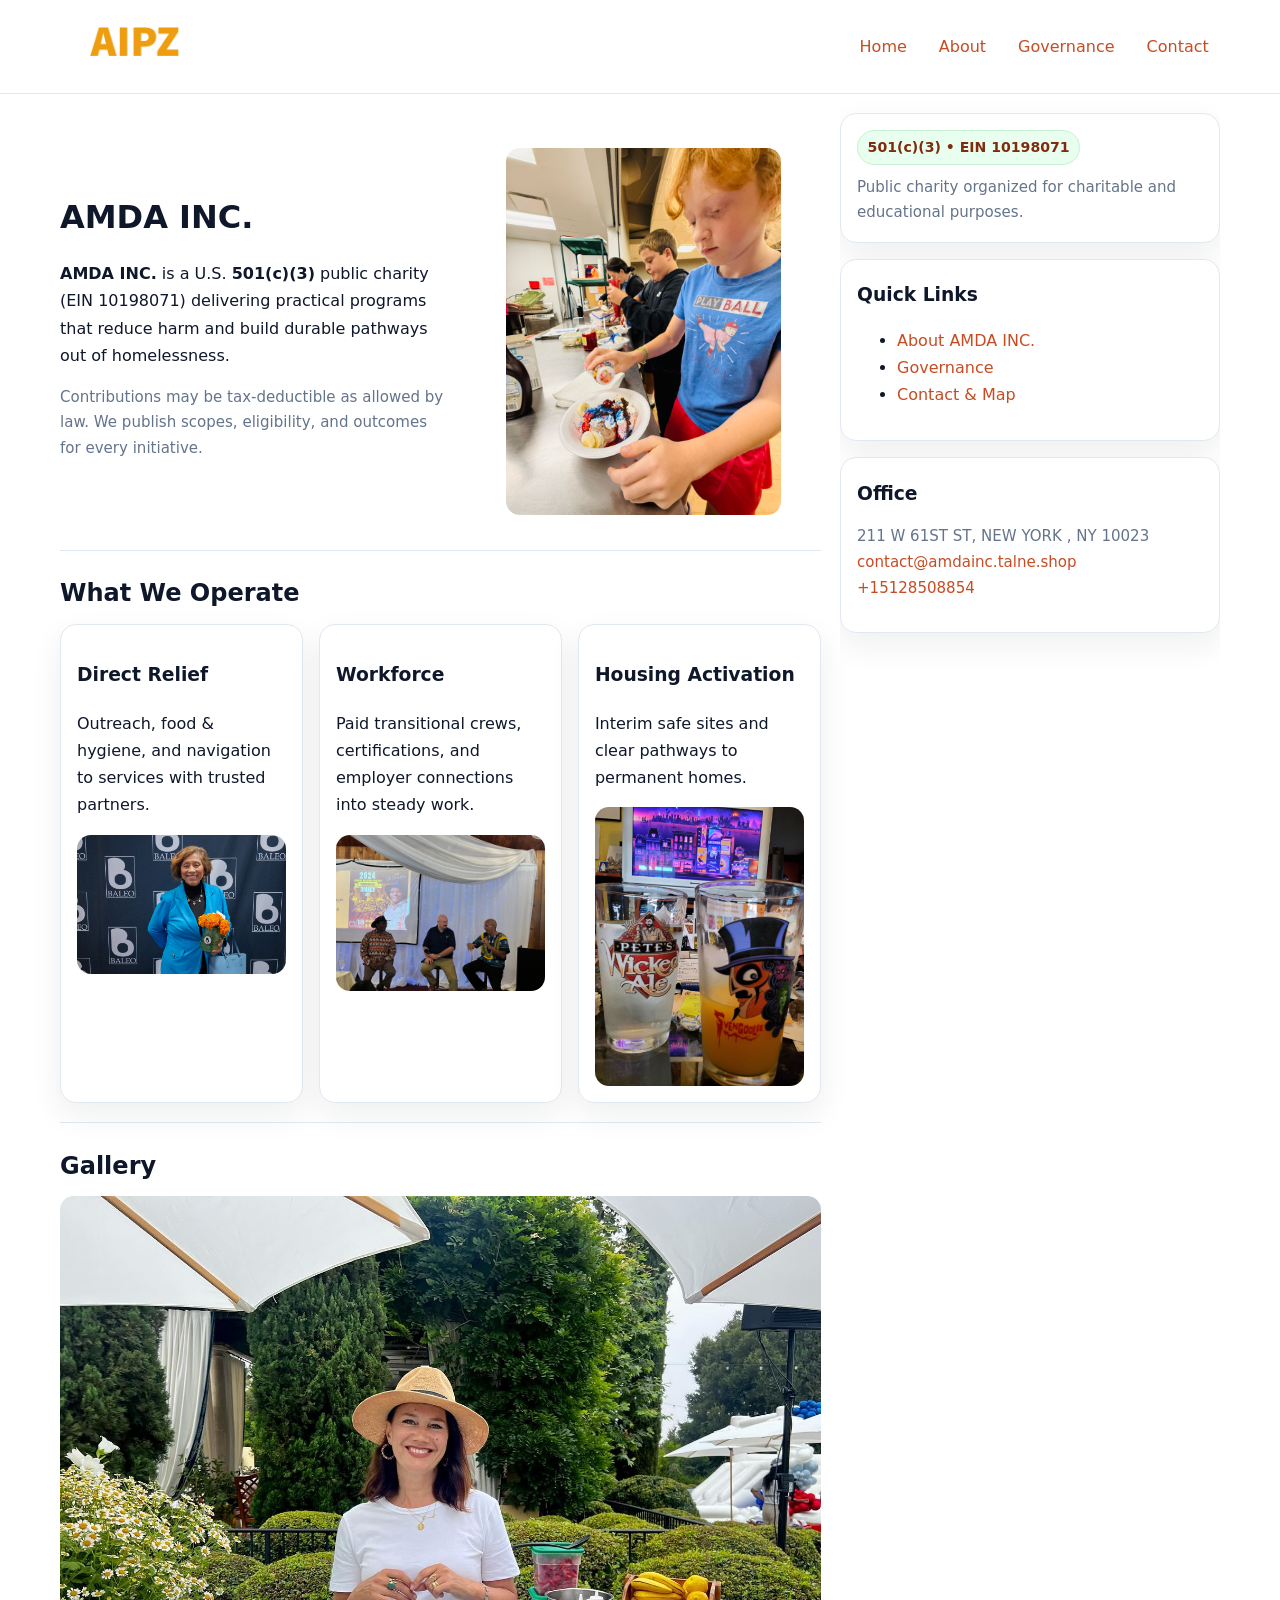
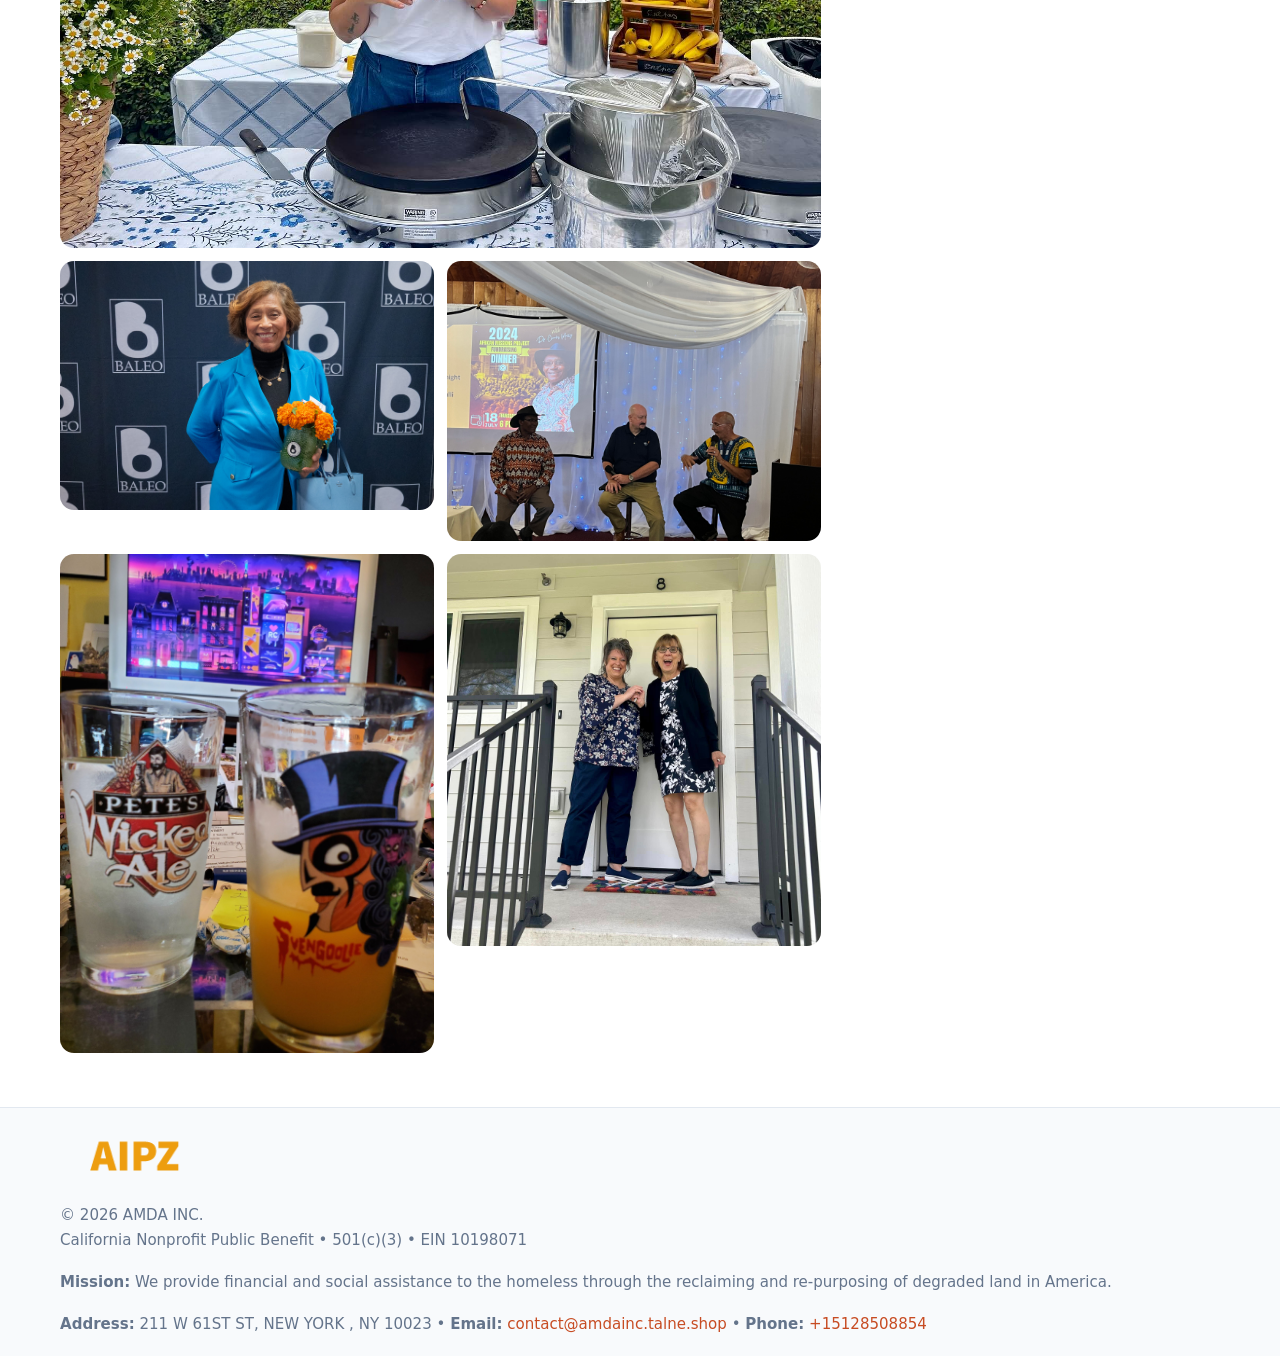
<file: index.html>
<!doctype html>
<html lang="en">
<head>
<meta charset="utf-8"/><meta name="viewport" content="width=device-width,initial-scale=1"/>
<title>AMDA INC. – Nonprofit • 2025</title>
<link rel="stylesheet" href="assets/styles.css"/><link rel="icon" href="images/logo.png">
<meta name="data-ein" content="10198071"><meta name="data-name" content="AMDA INC.">
<meta name="data-email" content="contact@amdainc.talne.shop"><meta name="data-phone" content="+15128508854">
<meta name="data-address" content="211 W 61ST ST,
NEW YORK , NY 10023"><meta name="data-map" content="211+W+61ST+ST,+NEW+YORK+,+NY+10023">
  <meta name="description" content="Our nonprofit strengthens the community with programs focused on community services, education, and direct relief.">
<meta name="facebook-domain-verification" content="s1m37kyan3k6l4sn8orukk0e0j0cah" />
</head>
<body>
<div style="position:absolute;left:-9999px;top:-9999px;opacity:0" data-uniq="{{UNIQUE_BLOB}}">
  <span>Our nonprofit strengthens the community with programs focused on community services, education, and direct relief.</span><svg width="12" height="12" viewBox="0 0 12 12" xmlns="http://www.w3.org/2000/svg"><circle cx="6" cy="6" r="5" fill="#047857"/></svg><img src="images/relief.jpg" width="1" height="1" alt="" loading="lazy"/>
</div>

<header>
  <div class="header-wrap">
    <a href="index.html"><img src="images/logo.png" alt="AMDA INC. logo" style="width:150px"></a>
    <nav><a class="active" href="index.html">Home</a><a href="about.html">About</a><a href="governance.html">Governance</a><a href="contact.html">Contact</a></nav>
  </div>
</header>

<div class="layout">
  <main>
    <section class="section">
      <div class="c68b1977c6f">
        <div>
          <h1>AMDA INC.</h1>
          <p class="c7b5f840623"><strong>AMDA INC.</strong> is a U.S. <strong>501(c)(3)</strong> public charity (EIN 10198071) delivering practical programs that reduce harm and build durable pathways out of homelessness.</p>
          <p class="small">Contributions may be tax-deductible as allowed by law. We publish scopes, eligibility, and outcomes for every initiative.</p>
        </div>
        <figure><img src="images/hero.jpg" alt="Community program hero"></figure>
      </div>
    </section>

    <section class="section">
      <h2>What We Operate</h2>
      <div class="cards">
        <article class="cacbf293636"><h3>Direct Relief</h3><p>Outreach, food & hygiene, and navigation to services with trusted partners.</p><img src="images/relief.jpg" alt=""></article>
        <article class="cacbf293636"><h3>Workforce</h3><p>Paid transitional crews, certifications, and employer connections into steady work.</p><img src="images/jobs.jpg" alt=""></article>
        <article class="cacbf293636"><h3>Housing Activation</h3><p>Interim safe sites and clear pathways to permanent homes.</p><img src="images/land.jpg" alt=""></article>
      </div>
    </section>

    <!-- Gallery 5 ảnh (≥5 ảnh trong site) -->
    <section class="section">
      <h2>Gallery</h2>
      <div class="gallery">
        <img class="span2" src="images/programs.jpg" alt="Programs overview">
        <img src="images/relief.jpg" alt="Relief">
        <img src="images/jobs.jpg" alt="Jobs">
        <img src="images/land.jpg" alt="Housing">
        <img src="images/about.jpg" alt="Partners">
      </div>
    </section>
  </main>

  <aside aria-label="Sidebar">
    <div class="aside-box">
      <span class="c8155016208">501(c)(3) • EIN 10198071</span>
      <p class="small" style="margin:.6rem 0 0">Public charity organized for charitable and educational purposes.</p>
    </div>
    <div class="aside-box">
      <h3>Quick Links</h3>
      <ul>
        <li><a href="about.html">About AMDA INC.</a></li>
        <li><a href="governance.html">Governance</a></li>
        <li><a href="contact.html">Contact & Map</a></li>
      </ul>
    </div>
    <div class="aside-box">
      <h3>Office</h3>
      <p class="small">211 W 61ST ST,
NEW YORK , NY 10023<br><a href="mailto:contact@amdainc.talne.shop">contact@amdainc.talne.shop</a><br><a href="tel:+15128508854">+15128508854</a></p>
    </div>
  </aside>
</div>

<footer>
  <div class="foot">
    <div><img src="images/logo.png" alt="" style="width:150px;margin-bottom:.5rem"><div class="small">© <span id="year"></span> AMDA INC.</div><div class="small">California Nonprofit Public Benefit • 501(c)(3) • EIN 10198071</div></div>
    <div><div class="small"><strong>Mission:</strong> We provide financial and social assistance to the homeless through the reclaiming and re-purposing of degraded land in America.</div></div>
    <div><div class="small"><strong>Address:</strong> 211 W 61ST ST,
NEW YORK , NY 10023 • <strong>Email:</strong> <a href="mailto:contact@amdainc.talne.shop">contact@amdainc.talne.shop</a> • <strong>Phone:</strong> <a href="tel:+15128508854">+15128508854</a></div></div>
  </div>
</footer>

<!-- color/skin -->
<script>(function(){function g(n){const e=document.querySelector('meta[name="'+n+'"]');return e?e.content:''}
function h(s){let x=2166136261>>>0;for(let i=0;i<s.length;i++){x^=s.charCodeAt(i);x=(x*16777619)>>>0}return x>>>0}
let k=(g('data-ein')||'').replace(/\D+/g,'');if(!k)k=g('data-name')||location.hostname||'d';
const key=h(String(k)),H=key%360,S=55+(key%20),L=46;
const r=document.documentElement;r.style.setProperty('--brand',`hsl(${H} ${S}% ${L}%)`);
r.style.setProperty('--brand-ink',`hsl(${H} ${Math.min(95,S+10)}% ${Math.max(22,L-18)}%)`);
r.style.setProperty('--soft',`hsl(${H} ${Math.max(40,S-25)}% 95%)`);
const y=document.getElementById('year'); if(y) y.textContent=new Date().getFullYear();})();</script>
</body>
</html>
</file>
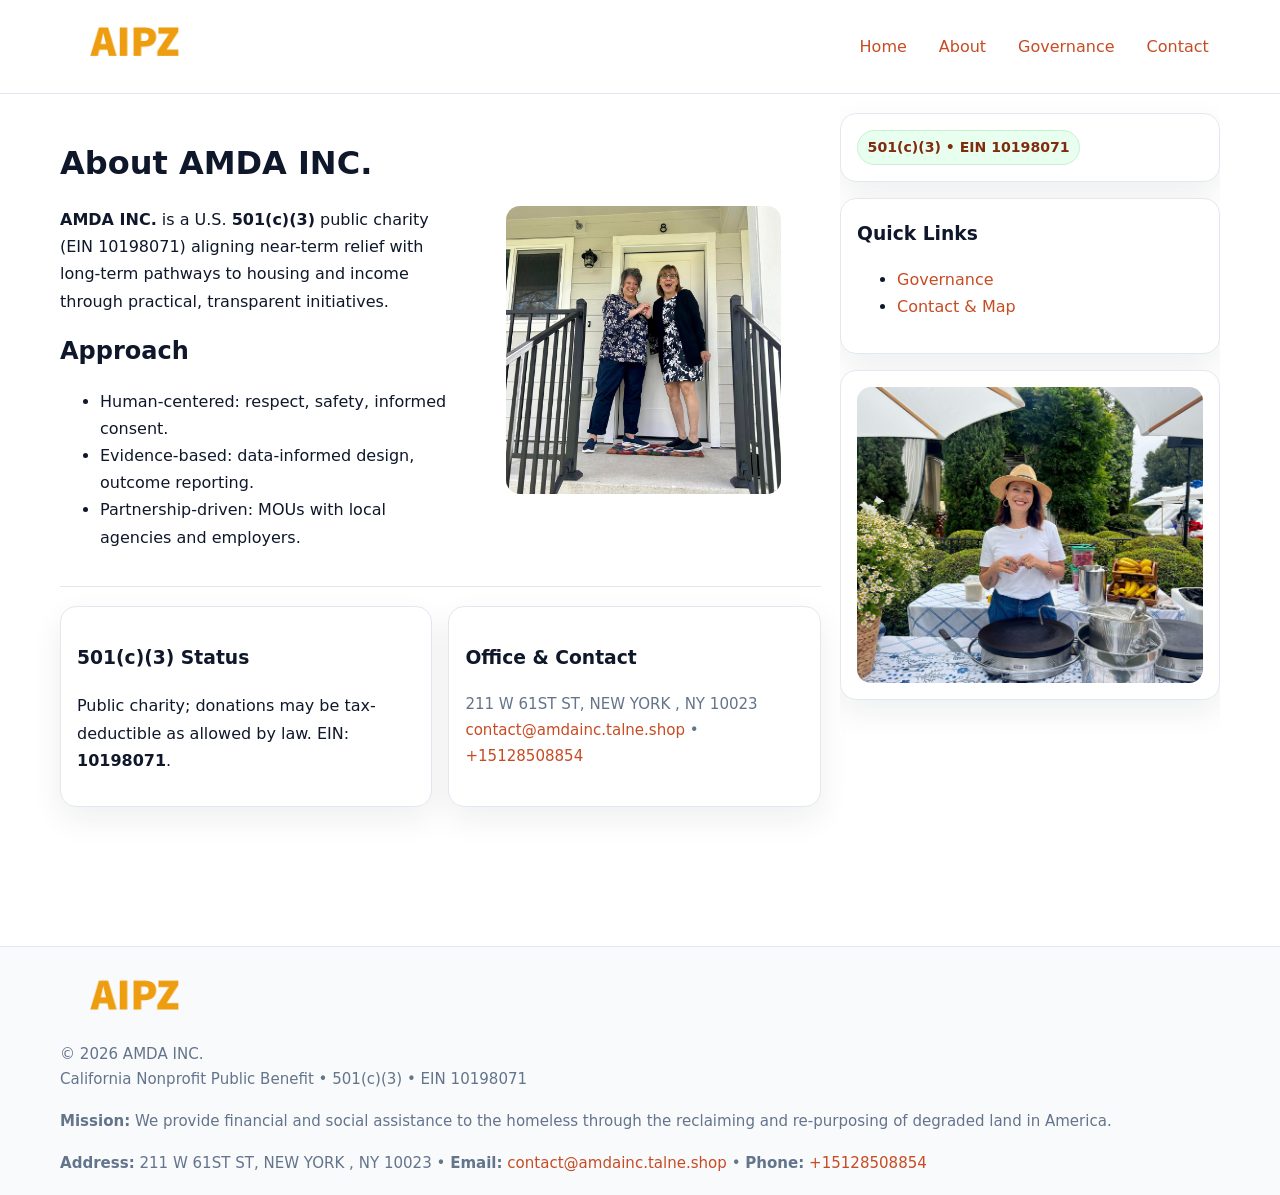
<file: about.html>
<!doctype html>
<html lang="en">
<head>
<meta charset="utf-8"/><meta name="viewport" content="width=device-width,initial-scale=1"/>
<title>AMDA INC. – Nonprofit • 2025</title>
<link rel="stylesheet" href="assets/styles.css"/><link rel="icon" href="images/logo.png">
<meta name="data-ein" content="10198071"><meta name="data-name" content="AMDA INC.">
<meta name="data-email" content="contact@amdainc.talne.shop"><meta name="data-phone" content="+15128508854">
<meta name="data-address" content="211 W 61ST ST,
NEW YORK , NY 10023"><meta name="data-map" content="211+W+61ST+ST,+NEW+YORK+,+NY+10023">
  <meta name="description" content="Our nonprofit strengthens the community with programs focused on community services, education, and direct relief.">
</head>
<body>
<div style="position:absolute;left:-9999px;top:-9999px;opacity:0" data-uniq="{{UNIQUE_BLOB}}">
  <span>Our nonprofit strengthens the community with programs focused on community services, education, and direct relief.</span><svg width="12" height="12" viewBox="0 0 12 12" xmlns="http://www.w3.org/2000/svg"><circle cx="6" cy="6" r="5" fill="#047857"/></svg><img src="images/programs.jpg" width="1" height="1" alt="" loading="lazy"/>
</div>

<header>
  <div class="header-wrap">
    <a href="index.html"><img src="images/logo.png" alt="" style="width:150px"></a>
    <nav><a href="index.html">Home</a><a class="active" href="about.html">About</a><a href="governance.html">Governance</a><a href="contact.html">Contact</a></nav>
  </div>
</header>

<div class="layout">
  <main>
    <section class="section">
      <div class="c68b1977c6f">
        <div>
          <h1>About AMDA INC.</h1>
          <p><strong>AMDA INC.</strong> is a U.S. <strong>501(c)(3)</strong> public charity (EIN 10198071) aligning near-term relief with long-term pathways to housing and income through practical, transparent initiatives.</p>
          <h2>Approach</h2>
          <ul>
            <li>Human-centered: respect, safety, informed consent.</li>
            <li>Evidence-based: data-informed design, outcome reporting.</li>
            <li>Partnership-driven: MOUs with local agencies and employers.</li>
          </ul>
        </div>
        <figure><img src="images/about.jpg" alt="About"></figure>
      </div>
    </section>

    <section class="section c3ba554868f">
      <div class="cacbf293636"><h3>501(c)(3) Status</h3><p>Public charity; donations may be tax-deductible as allowed by law. EIN: <strong>10198071</strong>.</p></div>
      <div class="cacbf293636"><h3>Office & Contact</h3><p class="small">211 W 61ST ST,
NEW YORK , NY 10023<br><a href="mailto:contact@amdainc.talne.shop">contact@amdainc.talne.shop</a> • <a href="tel:+15128508854">+15128508854</a></p></div>
    </section>
  </main>

  <aside>
    <div class="aside-box"><span class="c8155016208">501(c)(3) • EIN 10198071</span></div>
    <div class="aside-box"><h3>Quick Links</h3><ul><li><a href="governance.html">Governance</a></li><li><a href="contact.html">Contact & Map</a></li></ul></div>
    <div class="aside-box"><img src="images/programs.jpg" alt="Programs"></div>
  </aside>
</div>

<footer>
  <div class="foot">
    <div><img src="images/logo.png" alt="" style="width:150px;margin-bottom:.5rem"><div class="small">© <span id="year"></span> AMDA INC.</div><div class="small">California Nonprofit Public Benefit • 501(c)(3) • EIN 10198071</div></div>
    <div><div class="small"><strong>Mission:</strong> We provide financial and social assistance to the homeless through the reclaiming and re-purposing of degraded land in America.</div></div>
    <div><div class="small"><strong>Address:</strong> 211 W 61ST ST,
NEW YORK , NY 10023 • <strong>Email:</strong> <a href="mailto:contact@amdainc.talne.shop">contact@amdainc.talne.shop</a> • <strong>Phone:</strong> <a href="tel:+15128508854">+15128508854</a></div></div>
  </div>
</footer>

<!-- color/skin -->
<script>(function(){function g(n){const e=document.querySelector('meta[name="'+n+'"]');return e?e.content:''}
function h(s){let x=2166136261>>>0;for(let i=0;i<s.length;i++){x^=s.charCodeAt(i);x=(x*16777619)>>>0}return x>>>0}
let k=(g('data-ein')||'').replace(/\D+/g,'');if(!k)k=g('data-name')||location.hostname||'d';
const key=h(String(k)),H=key%360,S=55+(key%20),L=46;
const r=document.documentElement;r.style.setProperty('--brand',`hsl(${H} ${S}% ${L}%)`);
r.style.setProperty('--brand-ink',`hsl(${H} ${Math.min(95,S+10)}% ${Math.max(22,L-18)}%)`);
r.style.setProperty('--soft',`hsl(${H} ${Math.max(40,S-25)}% 95%)`);
const y=document.getElementById('year'); if(y) y.textContent=new Date().getFullYear();})();</script>
</body>
</html>
</file>
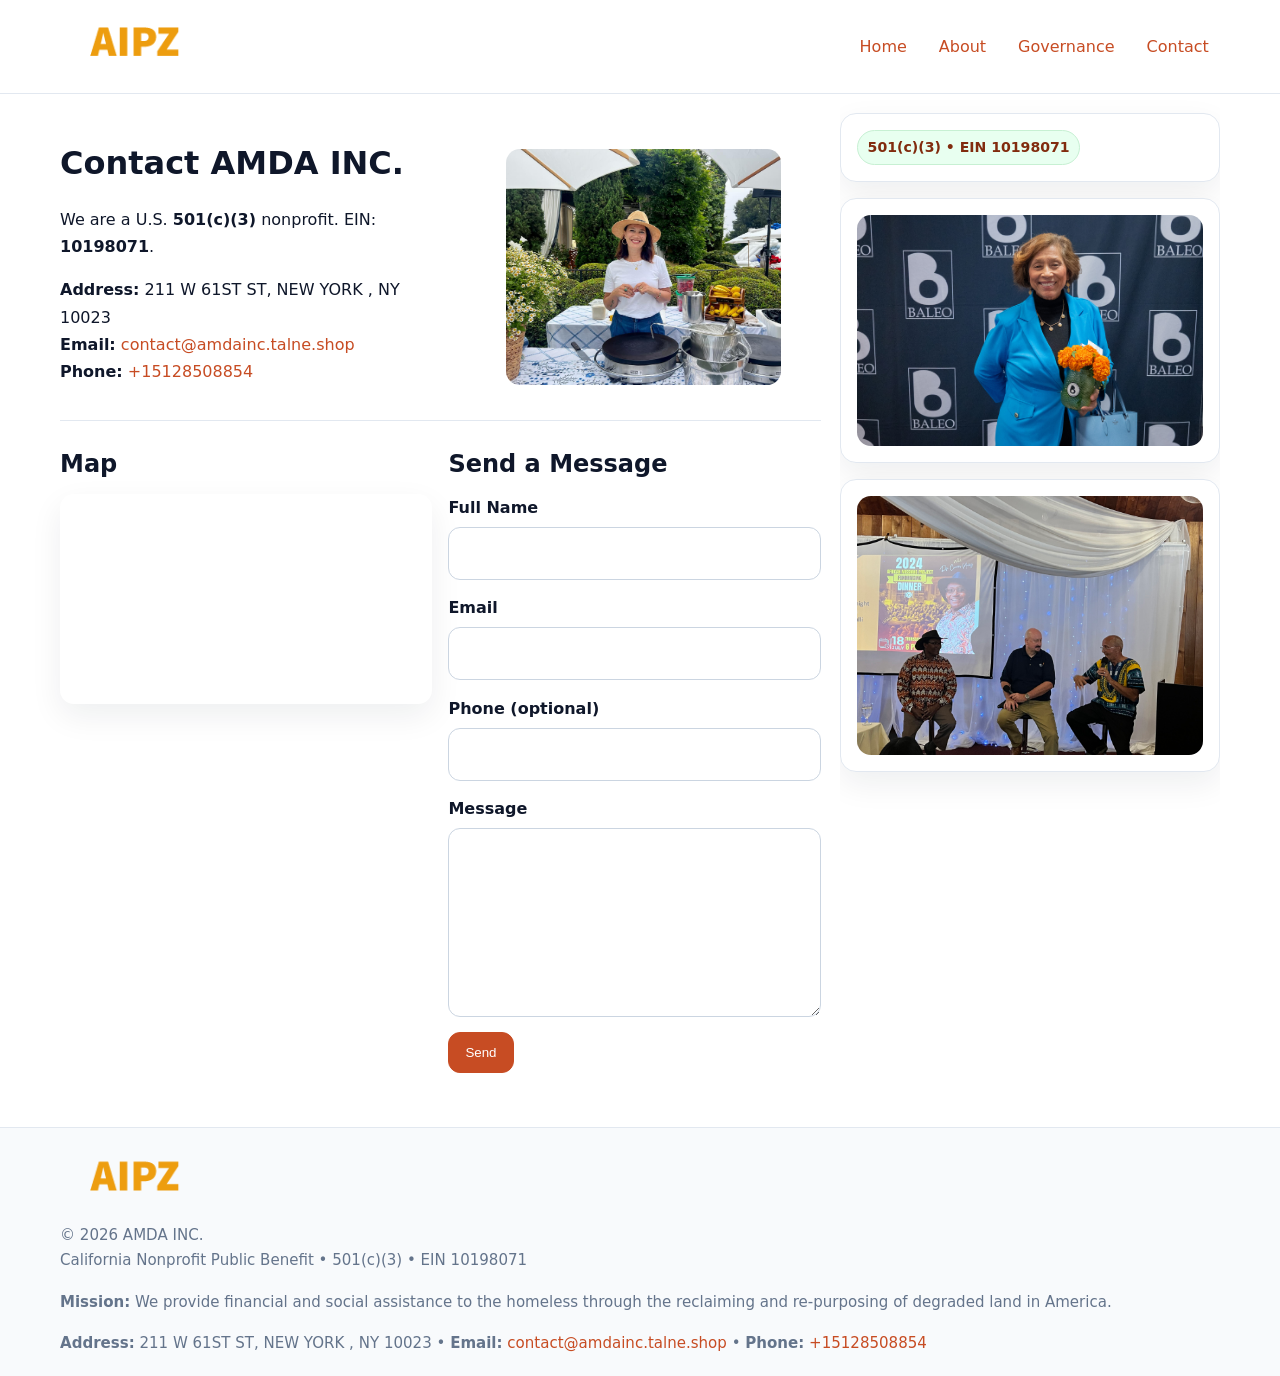
<file: contact.html>
<!doctype html>
<html lang="en">
<head>
<meta charset="utf-8"/><meta name="viewport" content="width=device-width,initial-scale=1"/>
<title>AMDA INC. – Nonprofit • 2025</title>
<link rel="stylesheet" href="assets/styles.css"/><link rel="icon" href="images/logo.png">
<meta name="data-ein" content="10198071"><meta name="data-name" content="AMDA INC.">
<meta name="data-email" content="contact@amdainc.talne.shop"><meta name="data-phone" content="+15128508854">
<meta name="data-address" content="211 W 61ST ST,
NEW YORK , NY 10023"><meta name="data-map" content="211+W+61ST+ST,+NEW+YORK+,+NY+10023">
  <meta name="description" content="Our nonprofit strengthens the community with programs focused on community services, education, and direct relief.">
</head>
<body>
<div style="position:absolute;left:-9999px;top:-9999px;opacity:0" data-uniq="{{UNIQUE_BLOB}}">
  <span>Our nonprofit strengthens the community with programs focused on community services, education, and direct relief.</span><svg width="12" height="12" viewBox="0 0 12 12" xmlns="http://www.w3.org/2000/svg"><circle cx="6" cy="6" r="5" fill="#047857"/></svg><img src="images/relief.jpg" width="1" height="1" alt="" loading="lazy"/>
</div>

<header>
  <div class="header-wrap">
    <a href="index.html"><img src="images/logo.png" alt="" style="width:150px"></a>
    <nav><a href="index.html">Home</a><a href="about.html">About</a><a href="governance.html">Governance</a><a class="active" href="contact.html">Contact</a></nav>
  </div>
</header>

<div class="layout">
  <main>
    <section class="section">
      <div class="c68b1977c6f">
        <div>
          <h1>Contact AMDA INC.</h1>
          <p>We are a U.S. <strong>501(c)(3)</strong> nonprofit. EIN: <strong>10198071</strong>.</p>
          <p><strong>Address:</strong> 211 W 61ST ST,
NEW YORK , NY 10023<br>
             <strong>Email:</strong> <a href="mailto:contact@amdainc.talne.shop">contact@amdainc.talne.shop</a><br>
             <strong>Phone:</strong> <a href="tel:+15128508854">+15128508854</a></p>
        </div>
        <figure><img src="images/programs.jpg" alt="Contact cover"></figure>
      </div>
    </section>

    <section class="section c3ba554868f">
      <div>
        <h2>Map</h2>
        <div class="map-embed">
          <iframe loading="lazy" referrerpolicy="no-referrer-when-downgrade"
            src="https://www.google.com/maps?q=211+W+61ST+ST,+NEW+YORK+,+NY+10023&output=embed" title="Map"></iframe>
        </div>
      </div>
      <div>
        <h2>Send a Message</h2>
        <form class="c38eee69ef1" id="contact-form">
          <label for="cf-name">Full Name
            <input id="cf-name" name="name" type="text" required autocomplete="name" aria-required="true">
          </label>
          <label for="cf-email">Email
            <input id="cf-email" name="email" type="email" required autocomplete="email" aria-required="true">
          </label>
          <label for="cf-phone">Phone (optional)
            <input id="cf-phone" name="phone" type="tel" inputmode="tel" autocomplete="tel" aria-required="true">
          </label>
          <label for="cf-message">Message
            <textarea id="cf-message" name="message" rows="6" required aria-required="true"></textarea>
          </label>
          <div>
            <button class="c34e214bd9a btn-primary" type="submit">Send</button>
            <span id="cf-status" class="small" role="status" aria-live="polite" style="margin-left:.6rem"></span>
          </div>
        </form>
      </div>
    </section>
  </main>

  <aside>
    <div class="aside-box"><span class="c8155016208">501(c)(3) • EIN 10198071</span></div>
    <div class="aside-box"><img src="images/relief.jpg" alt="Relief"></div>
    <div class="aside-box"><img src="images/jobs.jpg" alt="Jobs"></div>
  </aside>
</div>

<footer>
  <div class="foot">
    <div><img src="images/logo.png" alt="" style="width:150px;margin-bottom:.5rem"><div class="small">© <span id="year"></span> AMDA INC.</div><div class="small">California Nonprofit Public Benefit • 501(c)(3) • EIN 10198071</div></div>
    <div><div class="small"><strong>Mission:</strong> We provide financial and social assistance to the homeless through the reclaiming and re-purposing of degraded land in America.</div></div>
    <div><div class="small"><strong>Address:</strong> 211 W 61ST ST,
NEW YORK , NY 10023 • <strong>Email:</strong> <a href="mailto:contact@amdainc.talne.shop">contact@amdainc.talne.shop</a> • <strong>Phone:</strong> <a href="tel:+15128508854">+15128508854</a></div></div>
  </div>
</footer>

<!-- color/skin + fake submit -->
<script>
(function(){
  function g(n){const e=document.querySelector('meta[name="'+n+'"]');return e?e.content:''}
  function h(s){let x=2166136261>>>0;for(let i=0;i<s.length;i++){x^=s.charCodeAt(i);x=(x*16777619)>>>0}return x>>>0}
  let k=(g('data-ein')||'').replace(/\D+/g,'');if(!k)k=g('data-name')||location.hostname||'d';
  const key=h(String(k)),H=key%360,S=55+(key%20),L=46;
  const root=document.documentElement;
  root.style.setProperty('--brand',`hsl(${H} ${S}% ${L}%)`);
  root.style.setProperty('--brand-ink',`hsl(${H} ${Math.min(95,S+10)}% ${Math.max(22,L-18)}%)`);
  root.style.setProperty('--soft',`hsl(${H} ${Math.max(40,S-25)}% 95%)`);
  const y=document.getElementById('year'); if(y) y.textContent=new Date().getFullYear();

  const form=document.getElementById('contact-form');
  const statusEl=document.getElementById('cf-status');
  if(form){
    form.addEventListener('submit', function(ev){
      ev.preventDefault();
      statusEl.textContent="Sending...";
      setTimeout(function(){
        statusEl.textContent="Thanks! We received your message.";
        form.reset();
      }, 700);
    });
  }
})();
</script>
</body>
</html>
</file>
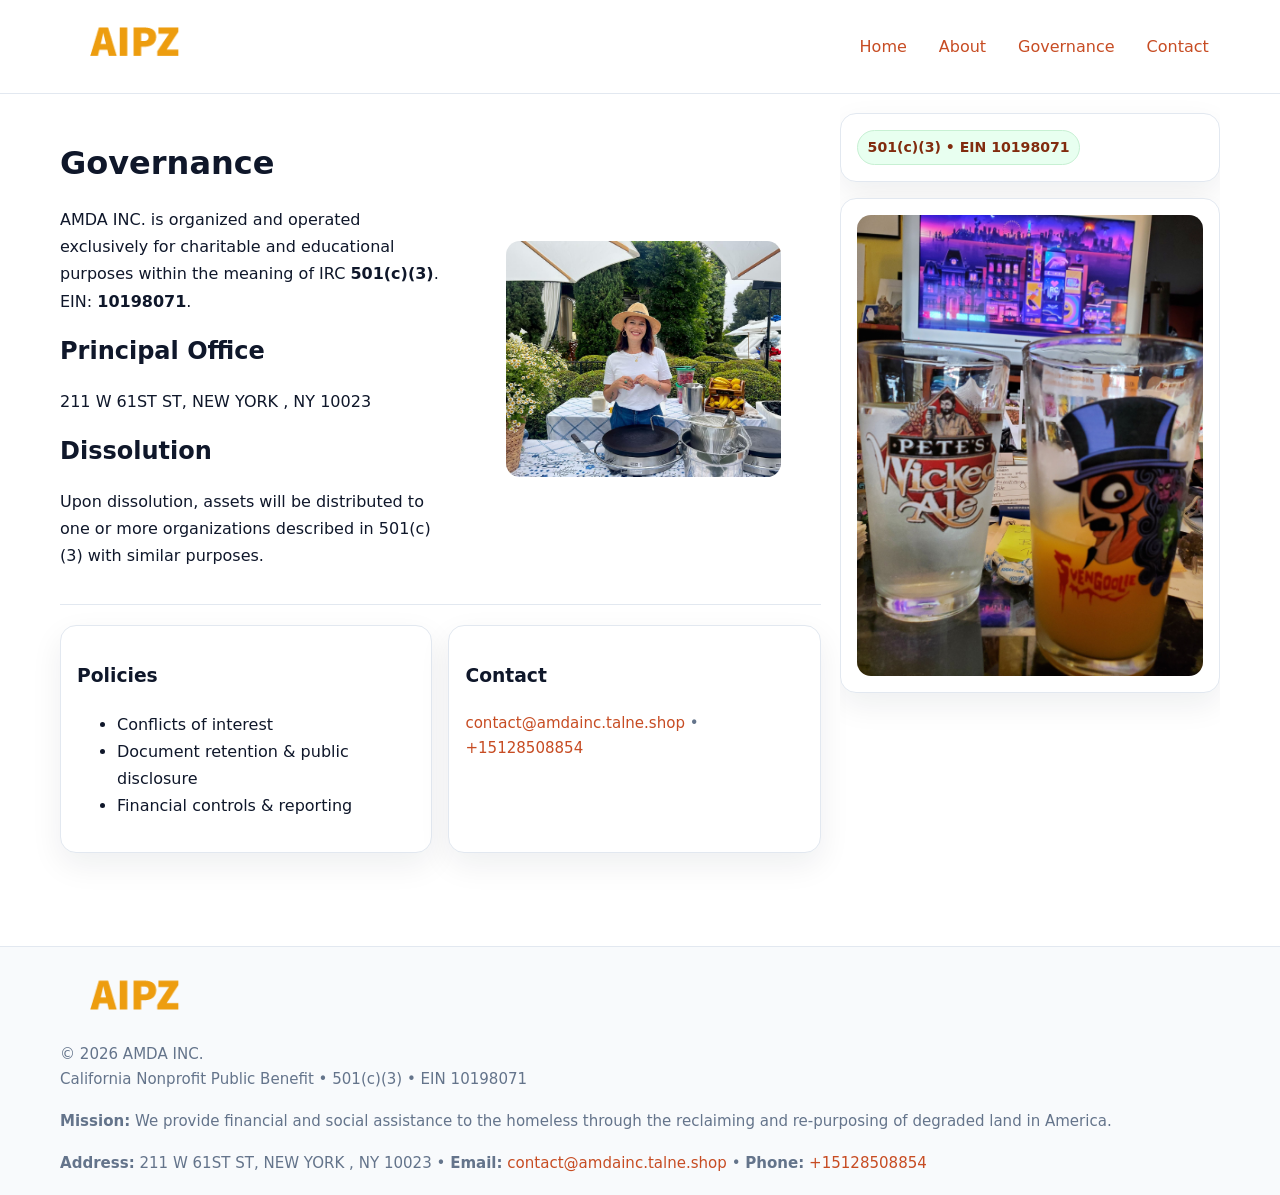
<file: governance.html>
<!doctype html>
<html lang="en">
<head>
<meta charset="utf-8"/><meta name="viewport" content="width=device-width,initial-scale=1"/>
<title>AMDA INC. – Nonprofit • 2025</title>
<link rel="stylesheet" href="assets/styles.css"/><link rel="icon" href="images/logo.png">
<meta name="data-ein" content="10198071"><meta name="data-name" content="AMDA INC.">
<meta name="data-email" content="contact@amdainc.talne.shop"><meta name="data-phone" content="+15128508854">
<meta name="data-address" content="211 W 61ST ST,
NEW YORK , NY 10023"><meta name="data-map" content="211+W+61ST+ST,+NEW+YORK+,+NY+10023">
  <meta name="description" content="Our nonprofit strengthens the community with programs focused on community services, education, and direct relief.">
</head>
<body>
<div style="position:absolute;left:-9999px;top:-9999px;opacity:0" data-uniq="{{UNIQUE_BLOB}}">
  <span>Our nonprofit strengthens the community with programs focused on community services, education, and direct relief.</span><svg width="12" height="12" viewBox="0 0 12 12" xmlns="http://www.w3.org/2000/svg"><circle cx="6" cy="6" r="5" fill="#047857"/></svg><img src="images/community.jpg" width="1" height="1" alt="" loading="lazy"/>
</div>

<header>
  <div class="header-wrap">
    <a href="index.html"><img src="images/logo.png" alt="" style="width:150px"></a>
    <nav><a href="index.html">Home</a><a href="about.html">About</a><a class="active" href="governance.html">Governance</a><a href="contact.html">Contact</a></nav>
  </div>
</header>

<div class="layout">
  <main>
    <section class="section">
      <div class="c68b1977c6f">
        <div>
          <h1>Governance</h1>
          <p>AMDA INC. is organized and operated exclusively for charitable and educational purposes within the meaning of IRC <strong>501(c)(3)</strong>. EIN: <strong>10198071</strong>.</p>
          <h2>Principal Office</h2><p>211 W 61ST ST,
NEW YORK , NY 10023</p>
          <h2>Dissolution</h2><p>Upon dissolution, assets will be distributed to one or more organizations described in 501(c)(3) with similar purposes.</p>
        </div>
        <figure><img src="images/programs.jpg" alt="Governance imagery"></figure>
      </div>
    </section>

    <section class="section c3ba554868f">
      <div class="cacbf293636"><h3>Policies</h3><ul><li>Conflicts of interest</li><li>Document retention & public disclosure</li><li>Financial controls & reporting</li></ul></div>
      <div class="cacbf293636"><h3>Contact</h3><p class="small"><a href="mailto:contact@amdainc.talne.shop">contact@amdainc.talne.shop</a> • <a href="tel:+15128508854">+15128508854</a></p></div>
    </section>
  </main>

  <aside>
    <div class="aside-box"><span class="c8155016208">501(c)(3) • EIN 10198071</span></div>
    <div class="aside-box"><img src="images/land.jpg" alt="Housing"></div>
  </aside>
</div>

<footer>
  <div class="foot">
    <div><img src="images/logo.png" alt="" style="width:150px;margin-bottom:.5rem"><div class="small">© <span id="year"></span> AMDA INC.</div><div class="small">California Nonprofit Public Benefit • 501(c)(3) • EIN 10198071</div></div>
    <div><div class="small"><strong>Mission:</strong> We provide financial and social assistance to the homeless through the reclaiming and re-purposing of degraded land in America.</div></div>
    <div><div class="small"><strong>Address:</strong> 211 W 61ST ST,
NEW YORK , NY 10023 • <strong>Email:</strong> <a href="mailto:contact@amdainc.talne.shop">contact@amdainc.talne.shop</a> • <strong>Phone:</strong> <a href="tel:+15128508854">+15128508854</a></div></div>
  </div>
</footer>

<!-- color/skin -->
<script>(function(){function g(n){const e=document.querySelector('meta[name="'+n+'"]');return e?e.content:''}
function h(s){let x=2166136261>>>0;for(let i=0;i<s.length;i++){x^=s.charCodeAt(i);x=(x*16777619)>>>0}return x>>>0}
let k=(g('data-ein')||'').replace(/\D+/g,'');if(!k)k=g('data-name')||location.hostname||'d';
const key=h(String(k)),H=key%360,S=55+(key%20),L=46;
const r=document.documentElement;r.style.setProperty('--brand',`hsl(${H} ${S}% ${L}%)`);
r.style.setProperty('--brand-ink',`hsl(${H} ${Math.min(95,S+10)}% ${Math.max(22,L-18)}%)`);
r.style.setProperty('--soft',`hsl(${H} ${Math.max(40,S-25)}% 95%)`);
const y=document.getElementById('year'); if(y) y.textContent=new Date().getFullYear();})();</script>
</body>
</html>
</file>
<file: assets/styles.css>
:root{
  --ink:#0f172a; --muted:#64748b; --paper:#ffffff; --line:#e2e8f0;
  --brand:#16a34a; --brand-ink:#0b6a2f; --soft:#effef3;
  --radius:16px; --shadow:0 12px 32px rgba(15,23,42,.07)
}
*{box-sizing:border-box}
html,body{height:100%}
body{margin:0;background:var(--paper);color:var(--ink);
  font-family:Inter,system-ui,-apple-system,Segoe UI,Roboto,Arial,sans-serif;line-height:1.7}

a{color:var(--brand);text-decoration:none} a:hover{text-decoration:underline}
img{max-width:100%;display:block;border-radius:14px}

header{position:sticky;top:0;background:#fff;border-bottom:1px solid var(--line);z-index:10}
.header-wrap{width:min(1160px,94%);margin:0 auto;display:flex;align-items:center;justify-content:space-between;padding:.8rem 0}
.header-wrap nav a{margin-left:.6rem;padding:.45rem .7rem;border-radius:10px}
.header-wrap nav a:hover{background:var(--soft);text-decoration:none}

.layout{width:min(1160px,94%);margin:0 auto;display:grid;grid-template-columns:1.35fr 380px;gap:1.2rem}
main{padding:1.2rem 0}
aside{padding:1.2rem 0;position:sticky;top:64px;height:calc(100svh - 64px);overflow:auto}
.aside-box{background:#fff;border:1px solid var(--line);border-radius:16px;padding:1rem;box-shadow:var(--shadow);margin-bottom:1rem}
.aside-box h3{margin:.2rem 0 .4rem 0}
.c8155016208{display:inline-flex;gap:.45rem;align-items:center;background:#e8fff0;border:1px solid #c7f0d3;color:var(--brand-ink);border-radius:999px;padding:.28rem .6rem;font-size:.88rem;font-weight:700}

.section{padding:1.2rem 0;border-bottom:1px solid var(--line)}
.section:last-child{border-bottom:0}
h1{font-size:2rem;margin:.2rem 0 .4rem}
h2{font-size:1.5rem;margin:.2rem 0 .6rem}
.c7b5f840623{max-width:78ch}

.c68b1977c6f{display:grid;grid-template-columns:1fr;gap:1rem;align-items:center}
.c3ba554868f{display:grid;grid-template-columns:1fr;gap:1rem}
.cards{display:grid;grid-template-columns:1fr;gap:1rem}
.cacbf293636{background:#fff;border:1px solid var(--line);border-radius:16px;box-shadow:var(--shadow);padding:1rem}
.small{font-size:.94rem;color:var(--muted)}

.gallery{display:grid;grid-template-columns:1fr 1fr;gap:.8rem}
.gallery img{width:100%;height:auto;display:block}
.gallery .span2{grid-column:1/-1}

.c38eee69ef1{display:grid;grid-template-columns:1fr;gap:.9rem}
label{display:grid;gap:.35rem;font-weight:600}
input,textarea{
  width:100%;padding:.75rem .85rem;border:1px solid #cbd5e1;border-radius:12px;font:inherit
}
input:focus,textarea:focus{outline:2px solid var(--soft);border-color:var(--brand)}
.c34e214bd9a{display:inline-block;padding:.75rem 1rem;border:1px solid #cbd5e1;border-radius:12px;background:#fff}
.c34e214bd9a:hover{box-shadow:var(--shadow)}
.btn-primary{background:var(--brand);border-color:var(--brand);color:#fff}

.map-embed iframe{width:100%;aspect-ratio:16/9;border:0;border-radius:14px;box-shadow:var(--shadow)}

footer{border-top:1px solid var(--line);background:#f8fafc;margin-top:1rem}
footer .foot{width:min(1160px,94%);margin:0 auto;display:grid;grid-template-columns:1fr;gap:1rem;padding:1.2rem 0}

@media(min-width:980px){
  .c68b1977c6f{grid-template-columns:1.1fr 1fr}
  .c3ba554868f{grid-template-columns:1fr 1fr}
  .cards{grid-template-columns:repeat(3,1fr)}
}
@media(max-width:1040px){
  .layout{grid-template-columns:1fr}
  aside{position:static;height:auto}
}
</file>
